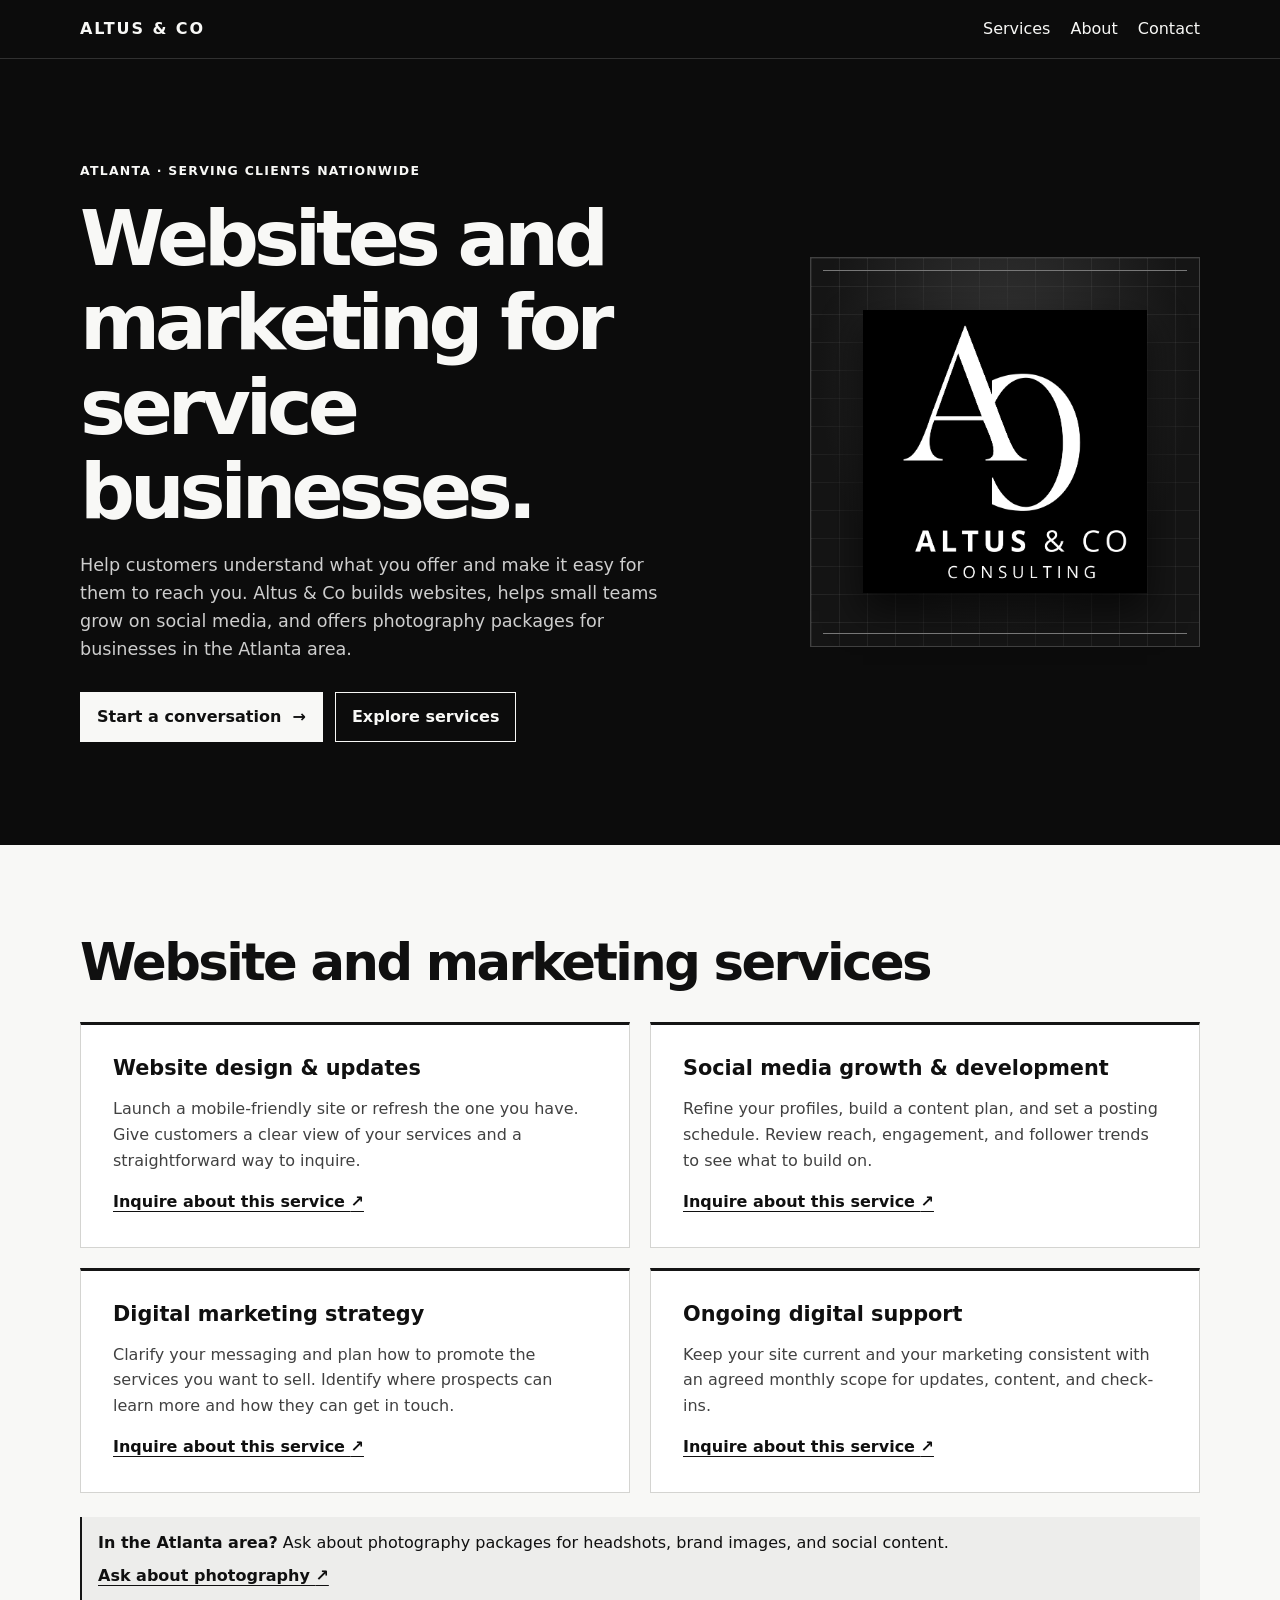
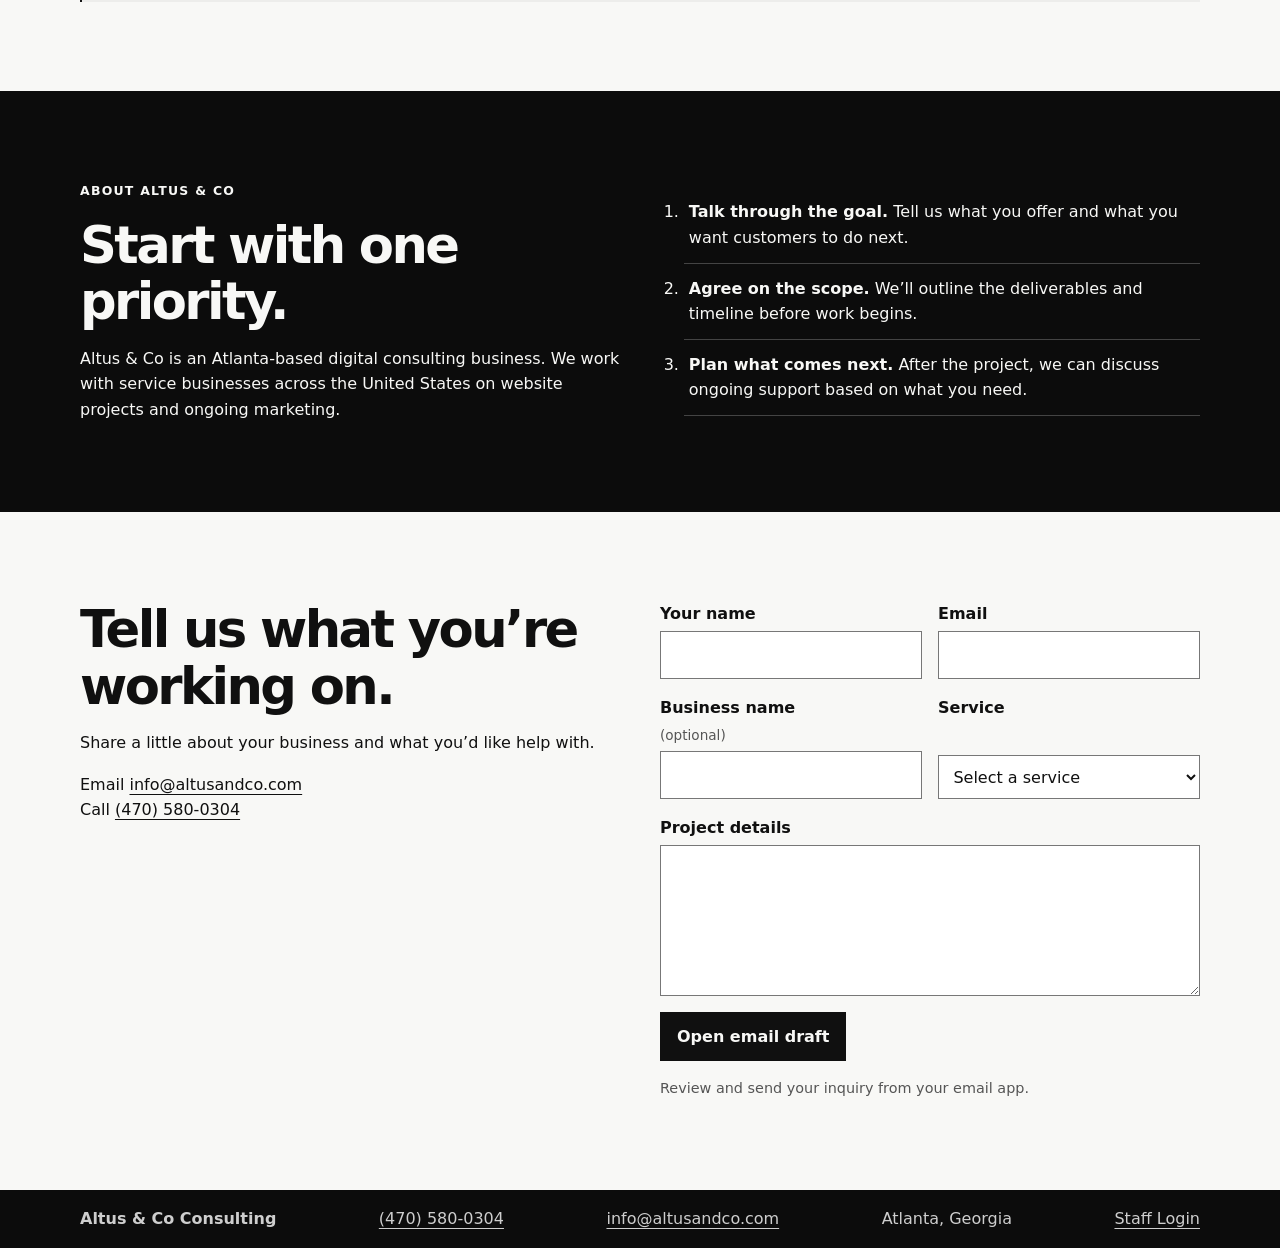
<file: index.html>
<!doctype html>
<html lang="en">
<head>
    <meta charset="utf-8">
    <meta name="viewport" content="width=device-width, initial-scale=1">
    <title>Nationwide Web Design &amp; Social Media | Altus &amp; Co</title>
    <meta name="description" content="Altus &amp; Co offers website design, social media growth, and ongoing digital marketing for small service businesses across the United States.">
    <link rel="canonical" href="https://altusandco.com/">
    <meta property="og:type" content="website">
    <meta property="og:site_name" content="Altus &amp; Co Consulting">
    <meta property="og:url" content="https://altusandco.com/">
    <meta property="og:title" content="Nationwide Web Design &amp; Social Media | Altus &amp; Co">
    <meta property="og:description" content="Altus &amp; Co offers website design, social media growth, and ongoing digital marketing for small service businesses across the United States.">
    <meta property="og:image" content="https://altusandco.com/logo.png">
    <meta property="og:image:alt" content="Altus &amp; Co Consulting logo">
    <script type="application/ld+json">
    {
        "@context": "https://schema.org",
        "@type": "Organization",
        "@id": "https://altusandco.com/#organization",
        "name": "Altus & Co Consulting",
        "url": "https://altusandco.com/",
        "logo": "https://altusandco.com/logo.png",
        "description": "Altus & Co offers website design, social media growth, and ongoing digital marketing for small service businesses across the United States.",
        "telephone": "+1-470-580-0304",
        "email": "info@altusandco.com",
        "areaServed": {
            "@type": "Country",
            "name": "United States"
        }
    }
    </script>
    <link rel="icon" href="logo.png" type="image/png">
    <link rel="stylesheet" href="styles.css?v=inquiry-1">
    <script src="reveal.js" defer></script>
    <script src="inquiry.js" defer></script>
</head>
<body>
    <header class="site-header">
        <nav class="wrap nav" aria-label="Main navigation">
            <a class="wordmark" href="#home">ALTUS &amp; CO</a>
            <div class="nav-links">
                <a href="#services">Services</a>
                <a href="#about">About</a>
                <a href="#contact">Contact</a>
            </div>
        </nav>
    </header>

    <main id="home">
        <section class="hero wrap" aria-labelledby="hero-title">
            <div class="hero-copy">
                <p class="eyebrow">Atlanta · Serving clients nationwide</p>
                <h1 id="hero-title">Websites and marketing for service businesses.</h1>
                <p class="intro">Help customers understand what you offer and make it easy for them to reach you. Altus &amp; Co builds websites, helps small teams grow on social media, and offers photography packages for businesses in the Atlanta area.</p>
                <div class="actions">
                    <a class="button primary" href="#contact">Start a conversation</a>
                    <a class="button secondary" href="#services">Explore services</a>
                </div>
            </div>
            <div class="hero-art">
                <img class="hero-logo" src="logo.png" width="801" height="800" alt="Altus &amp; Co Consulting">
            </div>
        </section>

        <section class="light" id="services" aria-labelledby="services-title">
            <div class="wrap section-content">
                <h2 id="services-title" data-reveal>Website and marketing services</h2>
                <div class="cards">
                    <article data-reveal>
                        <h3>Website design &amp; updates</h3>
                        <p>Launch a mobile-friendly site or refresh the one you have. Give customers a clear view of your services and a straightforward way to inquire.</p>
                        <a class="service-link" href="#contact" data-service="Website design &amp; updates" aria-label="Inquire about Website design &amp; updates">Inquire about this service <span aria-hidden="true">↗</span></a>
                    </article>
                    <article data-reveal>
                        <h3>Social media growth &amp; development</h3>
                        <p>Refine your profiles, build a content plan, and set a posting schedule. Review reach, engagement, and follower trends to see what to build on.</p>
                        <a class="service-link" href="#contact" data-service="Social media growth &amp; development" aria-label="Inquire about Social media growth &amp; development">Inquire about this service <span aria-hidden="true">↗</span></a>
                    </article>
                    <article data-reveal>
                        <h3>Digital marketing strategy</h3>
                        <p>Clarify your messaging and plan how to promote the services you want to sell. Identify where prospects can learn more and how they can get in touch.</p>
                        <a class="service-link" href="#contact" data-service="Digital marketing strategy" aria-label="Inquire about Digital marketing strategy">Inquire about this service <span aria-hidden="true">↗</span></a>
                    </article>
                    <article data-reveal>
                        <h3>Ongoing digital support</h3>
                        <p>Keep your site current and your marketing consistent with an agreed monthly scope for updates, content, and check-ins.</p>
                        <a class="service-link" href="#contact" data-service="Ongoing digital support" aria-label="Inquire about Ongoing digital support">Inquire about this service <span aria-hidden="true">↗</span></a>
                    </article>
                </div>
                <aside class="photography-note" id="photography">
                    <p><strong>In the Atlanta area?</strong> Ask about photography packages for headshots, brand images, and social content.</p>
                    <a href="#contact" data-service="Atlanta photography">Ask about photography <span aria-hidden="true">↗</span></a>
                </aside>
            </div>
        </section>

        <section id="about" class="wrap section-content split" data-reveal aria-labelledby="about-title">
            <div>
                <p class="eyebrow">About Altus &amp; Co</p>
                <h2 id="about-title">Start with one priority.</h2>
                <p>Altus &amp; Co is an Atlanta-based digital consulting business. We work with service businesses across the United States on website projects and ongoing marketing.</p>
            </div>
            <ol class="process">
                <li><strong>Talk through the goal.</strong> Tell us what you offer and what you want customers to do next.</li>
                <li><strong>Agree on the scope.</strong> We’ll outline the deliverables and timeline before work begins.</li>
                <li><strong>Plan what comes next.</strong> After the project, we can discuss ongoing support based on what you need.</li>
            </ol>
        </section>

        <section id="contact" class="light" aria-labelledby="contact-title">
            <div class="wrap section-content split inquiry">
                <div>
                    <h2 id="contact-title">Tell us what you’re working on.</h2>
                    <p>Share a little about your business and what you’d like help with.</p>
                    <p>Email <a href="mailto:info@altusandco.com">info@altusandco.com</a><br>
                        Call <a href="tel:+14705800304">(470) 580-0304</a></p>
                </div>
                <form class="inquiry-form" hidden>
                    <div class="inquiry-fields">
                        <label>Your name <input name="name" autocomplete="name" maxlength="120" required></label>
                        <label>Email <input type="email" name="email" autocomplete="email" maxlength="254" required></label>
                        <label>Business name <span>(optional)</span> <input name="business" autocomplete="organization" maxlength="160"></label>
                        <label>Service
                            <select name="service" id="inquiry-service" required>
                                <option value="">Select a service</option>
                                <option>Website design &amp; updates</option>
                                <option>Social media growth &amp; development</option>
                                <option>Digital marketing strategy</option>
                                <option>Ongoing digital support</option>
                                <option>Atlanta photography</option>
                                <option>Several services or unsure</option>
                            </select>
                        </label>
                    </div>
                    <label>Project details <textarea name="message" rows="5" maxlength="3000" required></textarea></label>
                    <button class="button primary" type="submit">Open email draft</button>
                    <p class="inquiry-hint">Review and send your inquiry from your email app.</p>
                </form>
            </div>
        </section>
    </main>

    <footer class="wrap footer">
        <strong>Altus &amp; Co Consulting</strong>
        <a href="tel:+14705800304">(470) 580-0304</a>
        <a href="mailto:info@altusandco.com">info@altusandco.com</a>
        <span>Atlanta, Georgia</span>
        <a href="https://leads.altusandco.com/">Staff Login</a>
    </footer>
</body>
</html>
</file>
<file: styles.css>
:root {
    color-scheme: dark;
    font-family: system-ui, sans-serif;
    background: #0c0c0c;
    color: #f8f8f6;
    line-height: 1.6;
}

*, *::before, *::after { box-sizing: border-box; }
body { margin: 0; }
a { color: inherit; text-underline-offset: .22em; }
a:focus-visible { outline: 2px solid currentColor; outline-offset: 5px; }
h1, h2, h3, p { margin: 0; }
h1, h2, h3 { line-height: 1.1; }
h1 { font-size: clamp(2.45rem, 6vw, 5.3rem); letter-spacing: -.065em; max-width: 12ch; }
h2 { font-size: clamp(2rem, 4vw, 3.5rem); letter-spacing: -.05em; }
h3 { font-size: 1.3rem; }
p { margin-top: 1rem; }

.wrap { width: min(1120px, calc(100% - 3rem)); margin-inline: auto; }
.site-header { border-bottom: 1px solid #313131; }
.nav, .nav-links, .actions, .footer { display: flex; align-items: center; flex-wrap: wrap; }
.nav, .footer { justify-content: space-between; gap: .75rem 1.5rem; padding-block: 1rem; }
.nav-links { gap: 1.25rem; }
.nav a { text-decoration: none; }
.nav a:hover { text-decoration: underline; }
.wordmark { font-weight: 800; letter-spacing: .12em; }
.hero, .split { display: grid; gap: 2.5rem; align-items: center; }
.hero { grid-template-columns: 1.6fr 1fr; padding-block: clamp(3rem, 8vw, 7rem); }
.hero-art {
    position: relative;
    isolation: isolate;
    display: grid;
    place-items: center;
    width: min(100%, 390px);
    aspect-ratio: 1;
    justify-self: end;
    border: 1px solid #414141;
    background:
        radial-gradient(ellipse at 50% 28%, #343434, transparent 68%),
        #151515;
}

.hero-art::before, .hero-art::after {
    content: "";
    position: absolute;
    pointer-events: none;
}

.hero-art::before {
    inset: 0;
    background-image:
        linear-gradient(#ffffff12 1px, transparent 1px),
        linear-gradient(90deg, #ffffff12 1px, transparent 1px);
    background-size: 28px 28px;
    mask-image: radial-gradient(ellipse, transparent 30%, #000 85%);
}

.hero-art::after {
    inset: 12px;
    border-top: 1px solid #777;
    border-bottom: 1px solid #777;
}

.hero-logo {
    display: block;
    position: relative;
    width: 73%;
    height: auto;
    box-shadow: 0 18px 36px #0009;
}

.eyebrow { margin: 0 0 1rem; font-size: .78rem; font-weight: 700; letter-spacing: .1em; text-transform: uppercase; }
.intro { max-width: 54ch; color: #cecece; font-size: 1.1rem; }
.actions { gap: .75rem; margin-top: 1.8rem; }
.button { display: inline-block; border: 1px solid currentColor; padding: .7rem 1rem; font-weight: 700; text-decoration: none; }
.button:hover { text-decoration: underline; }
.primary { background: #f8f8f6; color: #101010; border-color: #f8f8f6; }
.primary:focus-visible { outline-color: #f8f8f6; }
.light { color-scheme: light; background: #f8f8f6; color: #101010; }
.light .primary { background: #101010; color: #f8f8f6; border-color: #101010; }
.light .primary:focus-visible { outline-color: #101010; }
.section-content { padding-block: clamp(3rem, 7vw, 6rem); }
.cards { display: grid; grid-template-columns: repeat(2, minmax(0, 1fr)); gap: 1.25rem; margin-top: 2rem; }
.cards article {
    border: 1px solid #d4d4d1;
    border-top: 3px solid #151515;
    background: #fff;
    padding: clamp(1.25rem, 3vw, 2rem);
}

.cards p { color: #414141; }

.actions .primary::after {
    content: "→" / "";
    display: inline-block;
    margin-inline-start: .7em;
}
.split { grid-template-columns: 1fr 1fr; }
.process { margin: 0; padding-inline-start: 1.5rem; }
.process li { padding: .75rem 0 .75rem .3rem; border-bottom: 1px solid #444; }
.service-link { display: inline-block; margin-top: 1rem; font-weight: 650; }

.photography-note {
    display: flex;
    align-items: baseline;
    justify-content: space-between;
    flex-wrap: wrap;
    gap: .5rem 1.5rem;
    margin-top: 1.5rem;
    border-left: 2px solid #151515;
    background: #ededeb;
    padding: .8rem 1rem;
}

.photography-note p { margin: 0; }
.photography-note a { font-weight: 650; }

.inquiry { align-items: start; }
.inquiry-form, .inquiry-fields { display: grid; gap: 1rem; min-width: 0; }
.inquiry-fields { grid-template-columns: repeat(2, minmax(0, 1fr)); }
.inquiry-form label { display: flex; flex-direction: column; gap: .25rem; font-weight: 650; min-width: 0; }
.inquiry-form label span { color: #555; font-size: .85rem; font-weight: 400; }
.inquiry-form input, .inquiry-form select, .inquiry-form textarea {
    width: 100%;
    min-width: 0;
    margin-top: auto;
    border: 1px solid #777;
    border-radius: 0;
    background: #fff;
    color: #101010;
    font: inherit;
    font-weight: 400;
    padding: .65rem;
}
.inquiry-form textarea { resize: vertical; }
.inquiry-form .button { justify-self: start; font: inherit; font-weight: 700; cursor: pointer; }

@media (max-width: 480px) {
    .inquiry-fields { grid-template-columns: 1fr; }
}
.footer { color: #cecece; }

@media (max-width: 700px) {
    .hero, .cards, .split { grid-template-columns: 1fr; }
    .hero-art { max-width: 240px; justify-self: center; }
}

@media (max-width: 390px) {
    .wrap { width: calc(100% - 2rem); }
    .nav-links { gap: .85rem; }
}

@media (prefers-reduced-motion: no-preference) {
    .hero-copy > *, .hero-art, .is-revealed {
        animation: fade-up .72s cubic-bezier(.2, .7, .2, 1) both;
    }

    .hero-copy h1 { animation-delay: .12s; }
    .hero-copy .intro { animation-delay: .24s; }
    .hero-copy .actions { animation-delay: .36s; }
    .hero-copy .actions:focus-within { animation: none; }
    .hero-art { animation-name: fade-in-side; animation-delay: .19s; }
    .cards article:nth-child(even) { animation-delay: .12s; }
    .is-revealed:focus-within { animation: none; }

    .reveal-pending:not(:focus-within) {
        opacity: 0;
        transform: translateY(32px);
    }

    .button, .actions .primary::after { transition: transform .2s ease; }
    .button:hover { transform: translateY(-3px); }
    .actions .primary:hover::after { transform: translateX(4px); }
}

@keyframes fade-up {
    from { opacity: 0; transform: translateY(32px); }
    to { opacity: 1; transform: translateY(0); }
}

@keyframes fade-in-side {
    from { opacity: 0; transform: translateX(22px); }
    to { opacity: 1; transform: translateX(0); }
}

.inquiry-form[hidden] { display: none; }
.inquiry-hint { margin: 0; color: #555; font-size: .9rem; }
</file>
